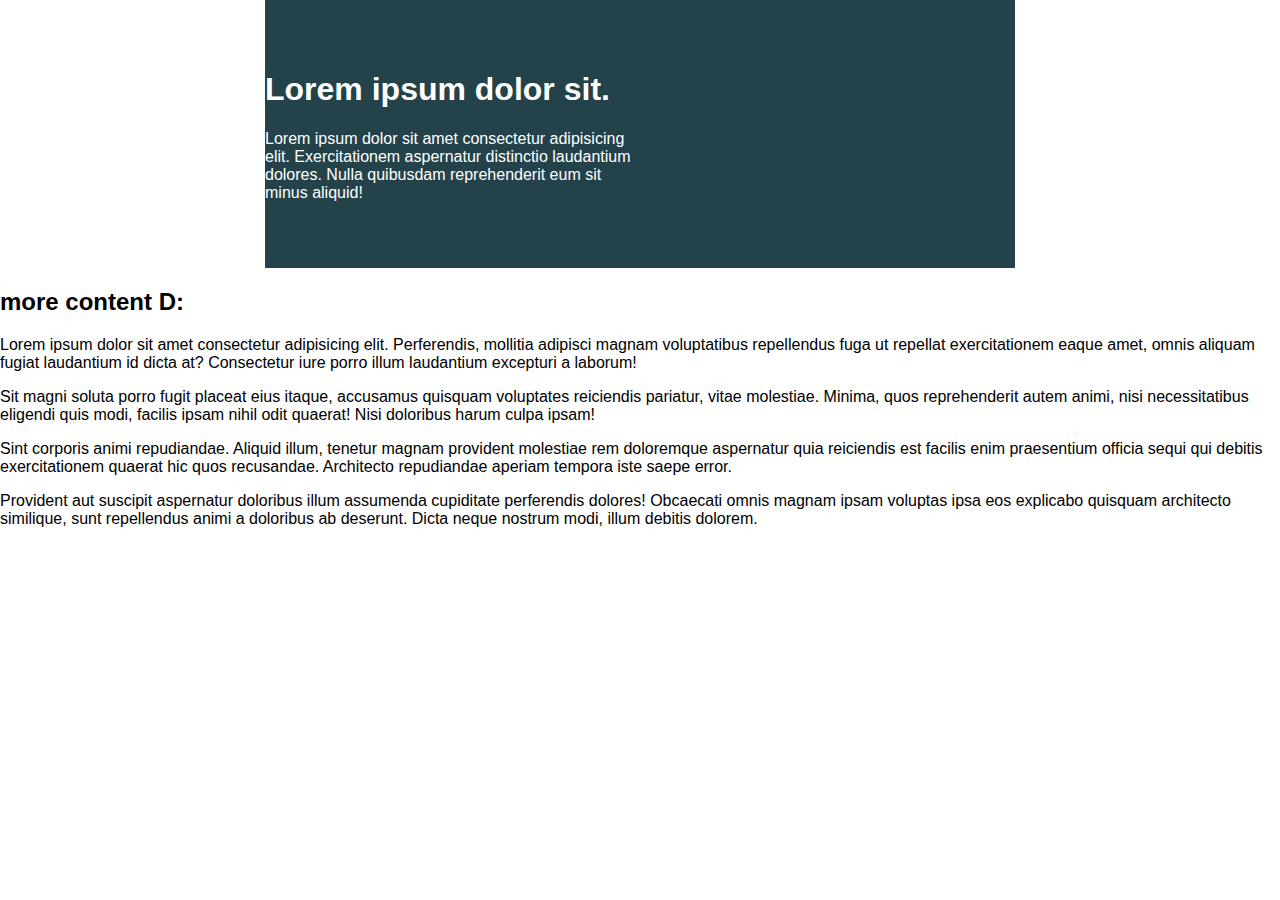
<file: index.html>
<!DOCTYPE html>
<html lang="en">
<head> 
    <meta charset="UTF-8">
    <meta name="viewport" content="width=device-width, initial-scale=1.0">
    <title>Day 01</title>
 
    <link rel="stylesheet" href="style.css">
</head>
<body>

    <div class="container">
        <div class="intro-content">
            <h1>Lorem ipsum dolor sit.</h1>
            <p>Lorem ipsum dolor sit amet consectetur adipisicing elit. Exercitationem aspernatur distinctio laudantium dolores. Nulla quibusdam reprehenderit eum sit minus aliquid!</p>
        </div>
    </div>


    <h2>more content D:</h2>
    <p>Lorem ipsum dolor sit amet consectetur adipisicing elit. Perferendis, mollitia adipisci magnam voluptatibus repellendus fuga ut repellat exercitationem eaque amet, omnis aliquam fugiat laudantium id dicta at? Consectetur iure porro illum laudantium excepturi a laborum!</p>
    <p>Sit magni soluta porro fugit placeat eius itaque, accusamus quisquam voluptates reiciendis pariatur, vitae molestiae. Minima, quos reprehenderit autem animi, nisi necessitatibus eligendi quis modi, facilis ipsam nihil odit quaerat! Nisi doloribus harum culpa ipsam!</p>
    <p>Sint corporis animi repudiandae. Aliquid illum, tenetur magnam provident molestiae rem doloremque aspernatur quia reiciendis est facilis enim praesentium officia sequi qui debitis exercitationem quaerat hic quos recusandae. Architecto repudiandae aperiam tempora iste saepe error.</p>
    <p>Provident aut suscipit aspernatur doloribus illum assumenda cupiditate perferendis dolores! Obcaecati omnis magnam ipsam voluptas ipsa eos explicabo quisquam architecto similique, sunt repellendus animi a doloribus ab deserunt. Dicta neque nostrum modi, illum debitis dolorem.</p>


</body>
</html>
</file>
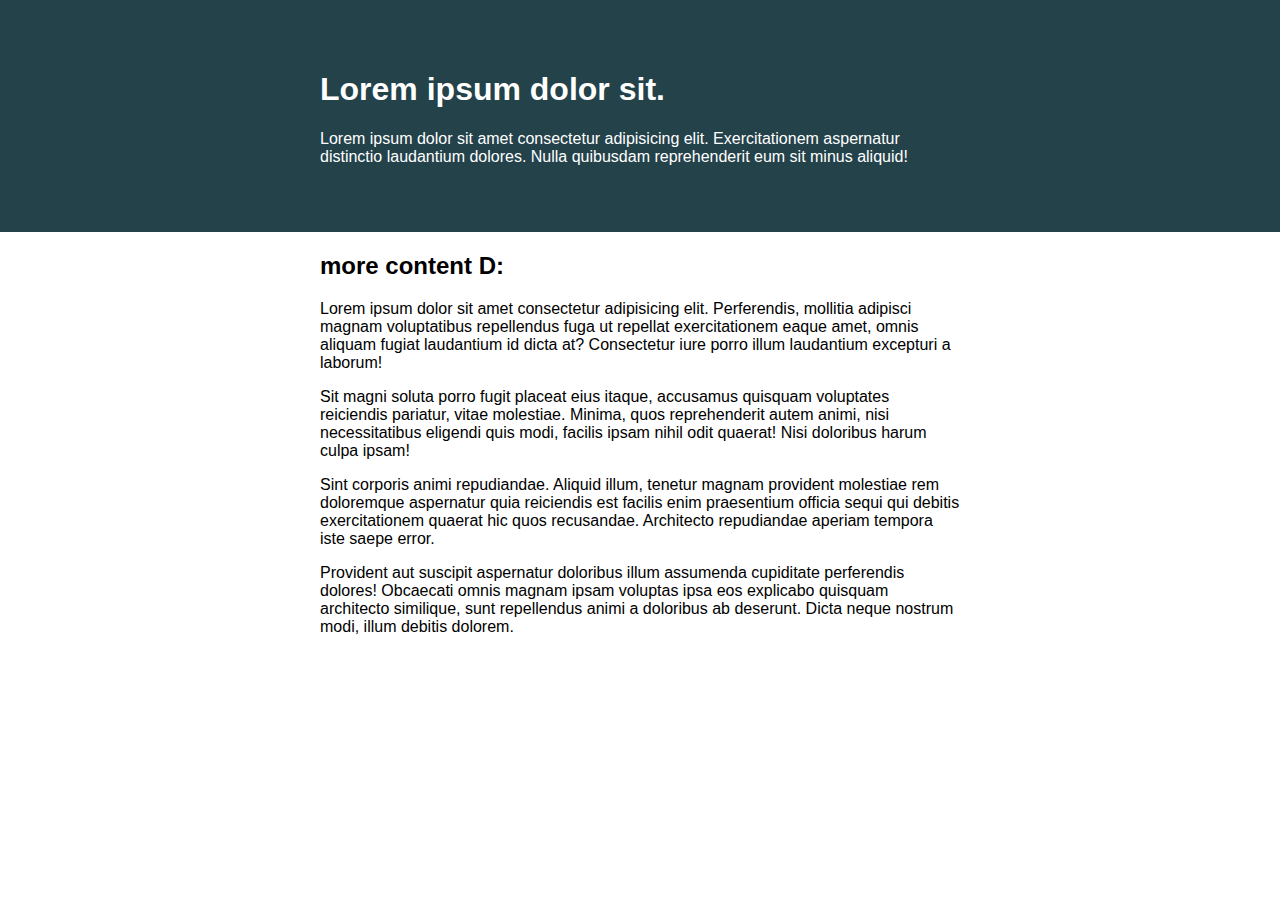
<file: challenge02/index.html>
<!DOCTYPE html>
<html lang="en">

<head>
    <meta charset="UTF-8">
    <meta name="viewport" content="width=device-width, initial-scale=1.0">
    <title>Day 01</title>

    <link rel="stylesheet" href="style.css">
</head>

<body>

    <div class="container">
        <div class="intro-content">
            <h1>Lorem ipsum dolor sit.</h1>
            <p>Lorem ipsum dolor sit amet consectetur adipisicing elit. Exercitationem aspernatur distinctio laudantium
                dolores. Nulla quibusdam reprehenderit eum sit minus aliquid!</p>
        </div>
    </div>

    <div class="more-content-container">
   <div class="container-child">
        <h2>more content D:</h2>
        <p>Lorem ipsum dolor sit amet consectetur adipisicing elit. Perferendis, mollitia adipisci magnam voluptatibus
            repellendus fuga ut repellat exercitationem eaque amet, omnis aliquam fugiat laudantium id dicta at?
            Consectetur iure porro illum laudantium excepturi a laborum!</p>
        <p>Sit magni soluta porro fugit placeat eius itaque, accusamus quisquam voluptates reiciendis pariatur, vitae
            molestiae. Minima, quos reprehenderit autem animi, nisi necessitatibus eligendi quis modi, facilis ipsam
            nihil odit quaerat! Nisi doloribus harum culpa ipsam!</p>
        <p>Sint corporis animi repudiandae. Aliquid illum, tenetur magnam provident molestiae rem doloremque aspernatur
            quia reiciendis est facilis enim praesentium officia sequi qui debitis exercitationem quaerat hic quos
            recusandae. Architecto repudiandae aperiam tempora iste saepe error.</p>
        <p>Provident aut suscipit aspernatur doloribus illum assumenda cupiditate perferendis dolores! Obcaecati omnis
            magnam ipsam voluptas ipsa eos explicabo quisquam architecto similique, sunt repellendus animi a doloribus
            ab deserunt. Dicta neque nostrum modi, illum debitis dolorem.</p>
        </div>
        </div>
</body>
</html>
</file>
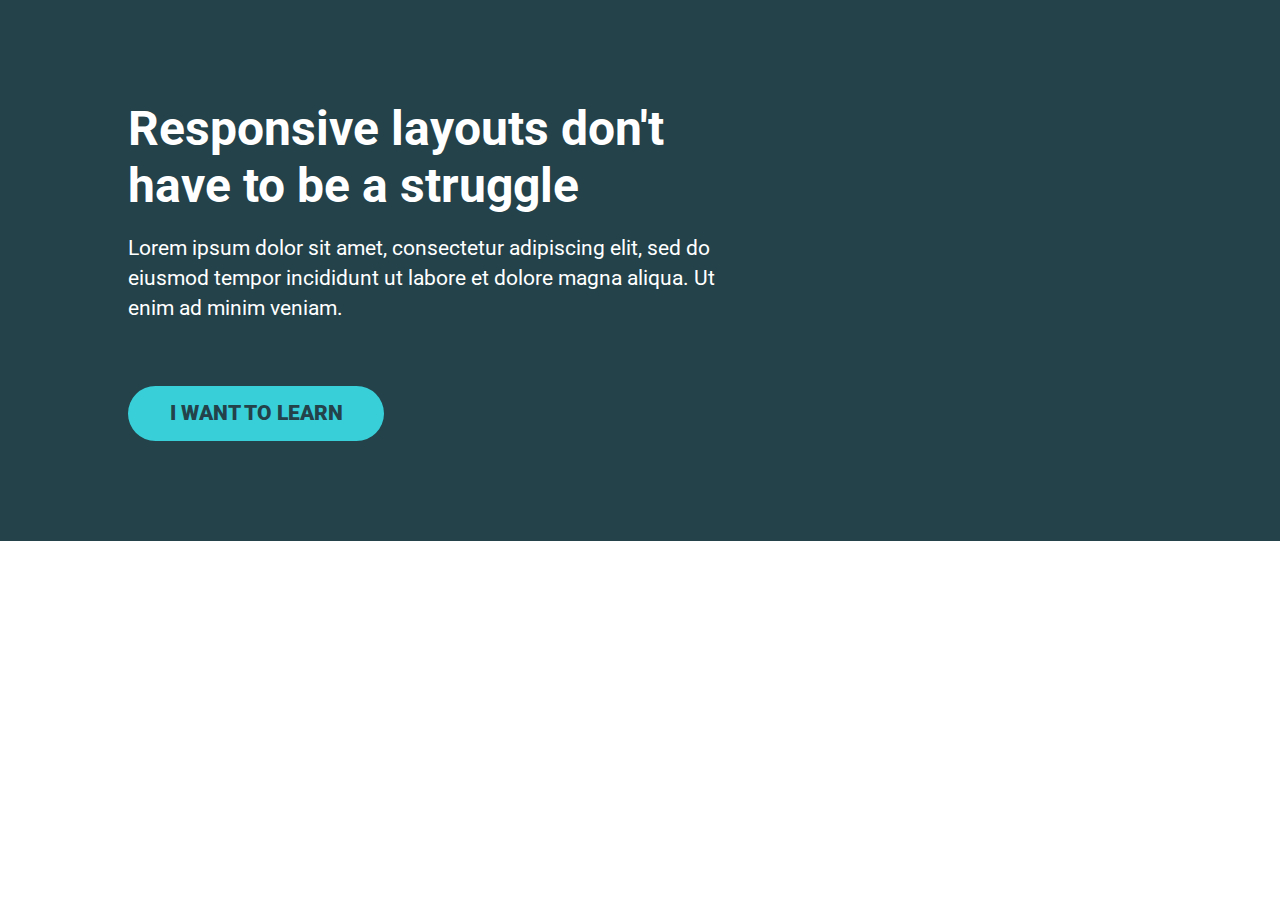
<file: challenge03/index.html>
<!DOCTYPE html>
<html lang="en">
  <head>
    <meta charset="UTF-8" />
    <meta http-equiv="X-UA-Compatible" content="IE=edge" />
    <meta name="viewport" content="width=device-width, initial-scale=1.0" />
    <link rel="stylesheet" href="style.css" />
    <title>Document</title>
  </head>
  <body>
    <div class="container">
      <div class="intro">
        <div class="intro-container">
          <h1>Responsive layouts don't have to be a struggle</h1>
          <p>
            Lorem ipsum dolor sit amet, consectetur adipiscing elit, sed do
            eiusmod tempor incididunt ut labore et dolore magna aliqua. Ut enim
            ad minim veniam.
          </p>
          <a>i want to learn</a>
        </div>
      </div>
    </div>
  </body>
</html>
</file>
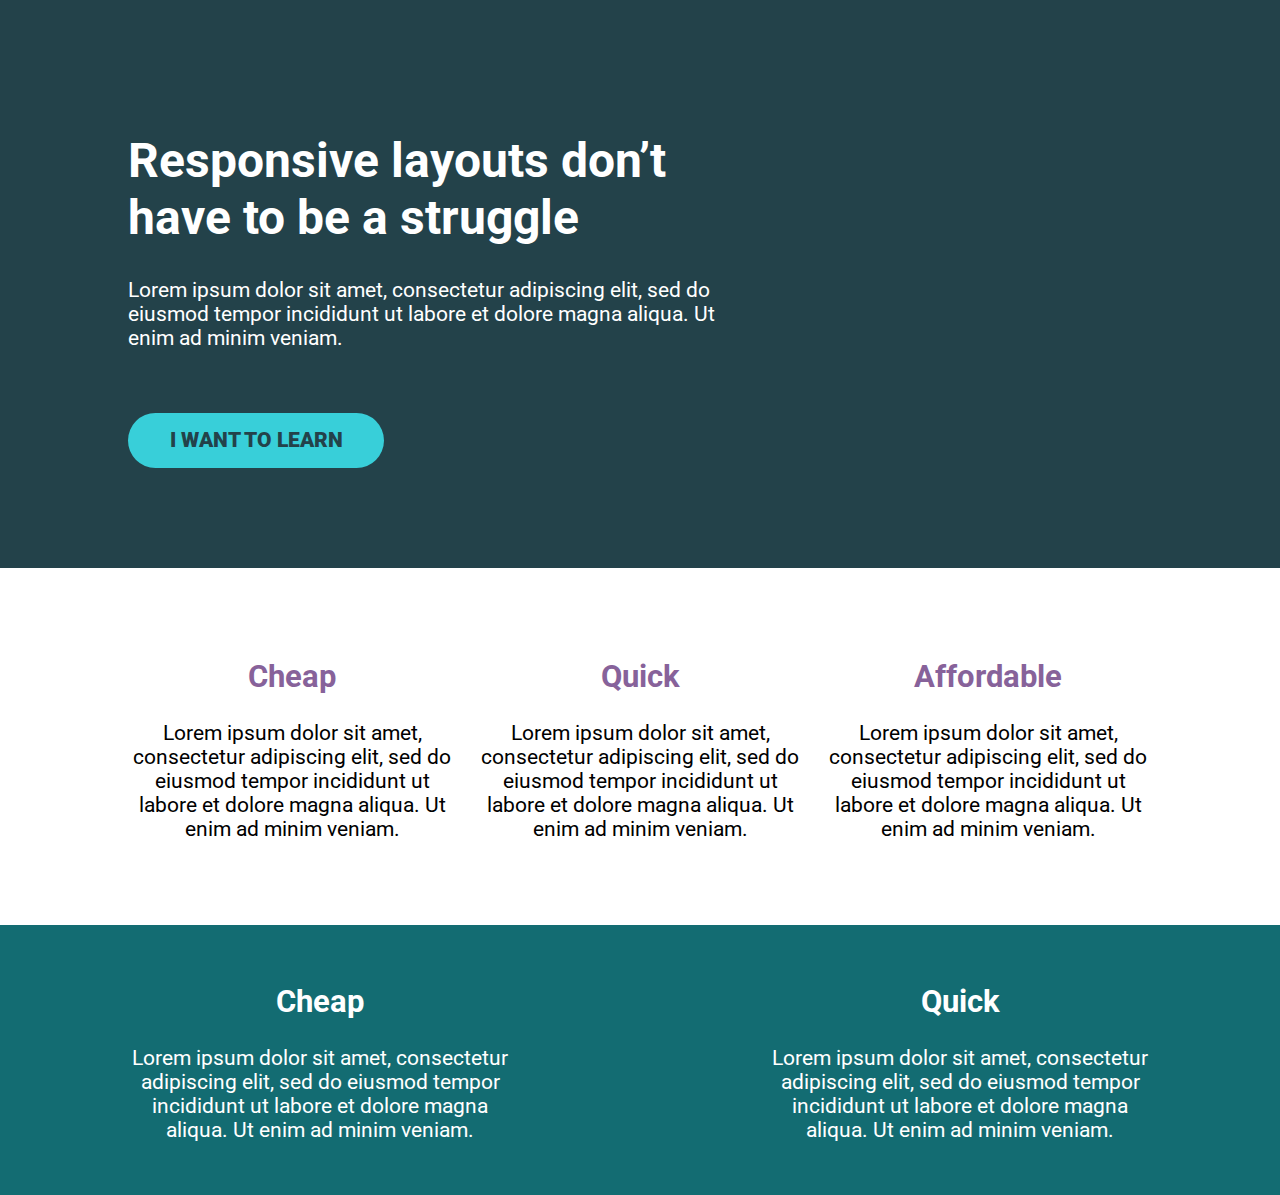
<file: challenge04/index.html>
<!DOCTYPE html>
<html lang="en">
  <head>
    <meta charset="UTF-8" />
    <meta name="viewport" content="width=device-width, initial-scale=1.0" />
    <title>Challenge time!</title>
    <link
      href="https://fonts.googleapis.com/css2?family=Roboto:wght@400;900&display=swap"
      rel="stylesheet"
    />
    <link rel="stylesheet" href="style.css" />
  </head>
  <body>
    <div class="hero">
      <div class="container">
        <div class="hero__text">
          <h1>Responsive layouts don’t have to be a struggle</h1>
          <p>
            Lorem ipsum dolor sit amet, consectetur adipiscing elit, sed do
            eiusmod tempor incididunt ut labore et dolore magna aliqua. Ut enim
            ad minim veniam.
          </p>
          <a href="#" class="btn">I want to learn</a>
        </div>
      </div>
    </div>
    <div class="container">
      <div class="row">
        <div class="col">
            <h2>Cheap</h2>
            <p>
              Lorem ipsum dolor sit amet, consectetur adipiscing elit, sed do
              eiusmod tempor incididunt ut labore et dolore magna aliqua. Ut enim
              ad minim veniam.
            </p>
          </div>
          <div class="col">
            <h2>Quick</h2>
            <p>
              Lorem ipsum dolor sit amet, consectetur adipiscing elit, sed do
              eiusmod tempor incididunt ut labore et dolore magna aliqua. Ut enim
              ad minim veniam.
            </p>
          </div>
          <div class="col">
            <h2>Affordable</h2>
            <p>
              Lorem ipsum dolor sit amet, consectetur adipiscing elit, sed do
              eiusmod tempor incididunt ut labore et dolore magna aliqua. Ut enim
              ad minim veniam.
            </p>
          </div>
      </div>
    </div>
    <div class="second__row">
    <div class="col__second">
      <h2>Cheap</h2>
      <p>
        Lorem ipsum dolor sit amet, consectetur adipiscing elit, sed do eiusmod
        tempor incididunt ut labore et dolore magna aliqua. Ut enim ad minim
        veniam.
      </p>
    </div>
    <div class="col__second">
      <h2>Quick</h2>
      <p>
        Lorem ipsum dolor sit amet, consectetur adipiscing elit, sed do eiusmod
        tempor incididunt ut labore et dolore magna aliqua. Ut enim ad minim
        veniam.
      </p>
    </div>
</div>
  </body>
</html>
</file>
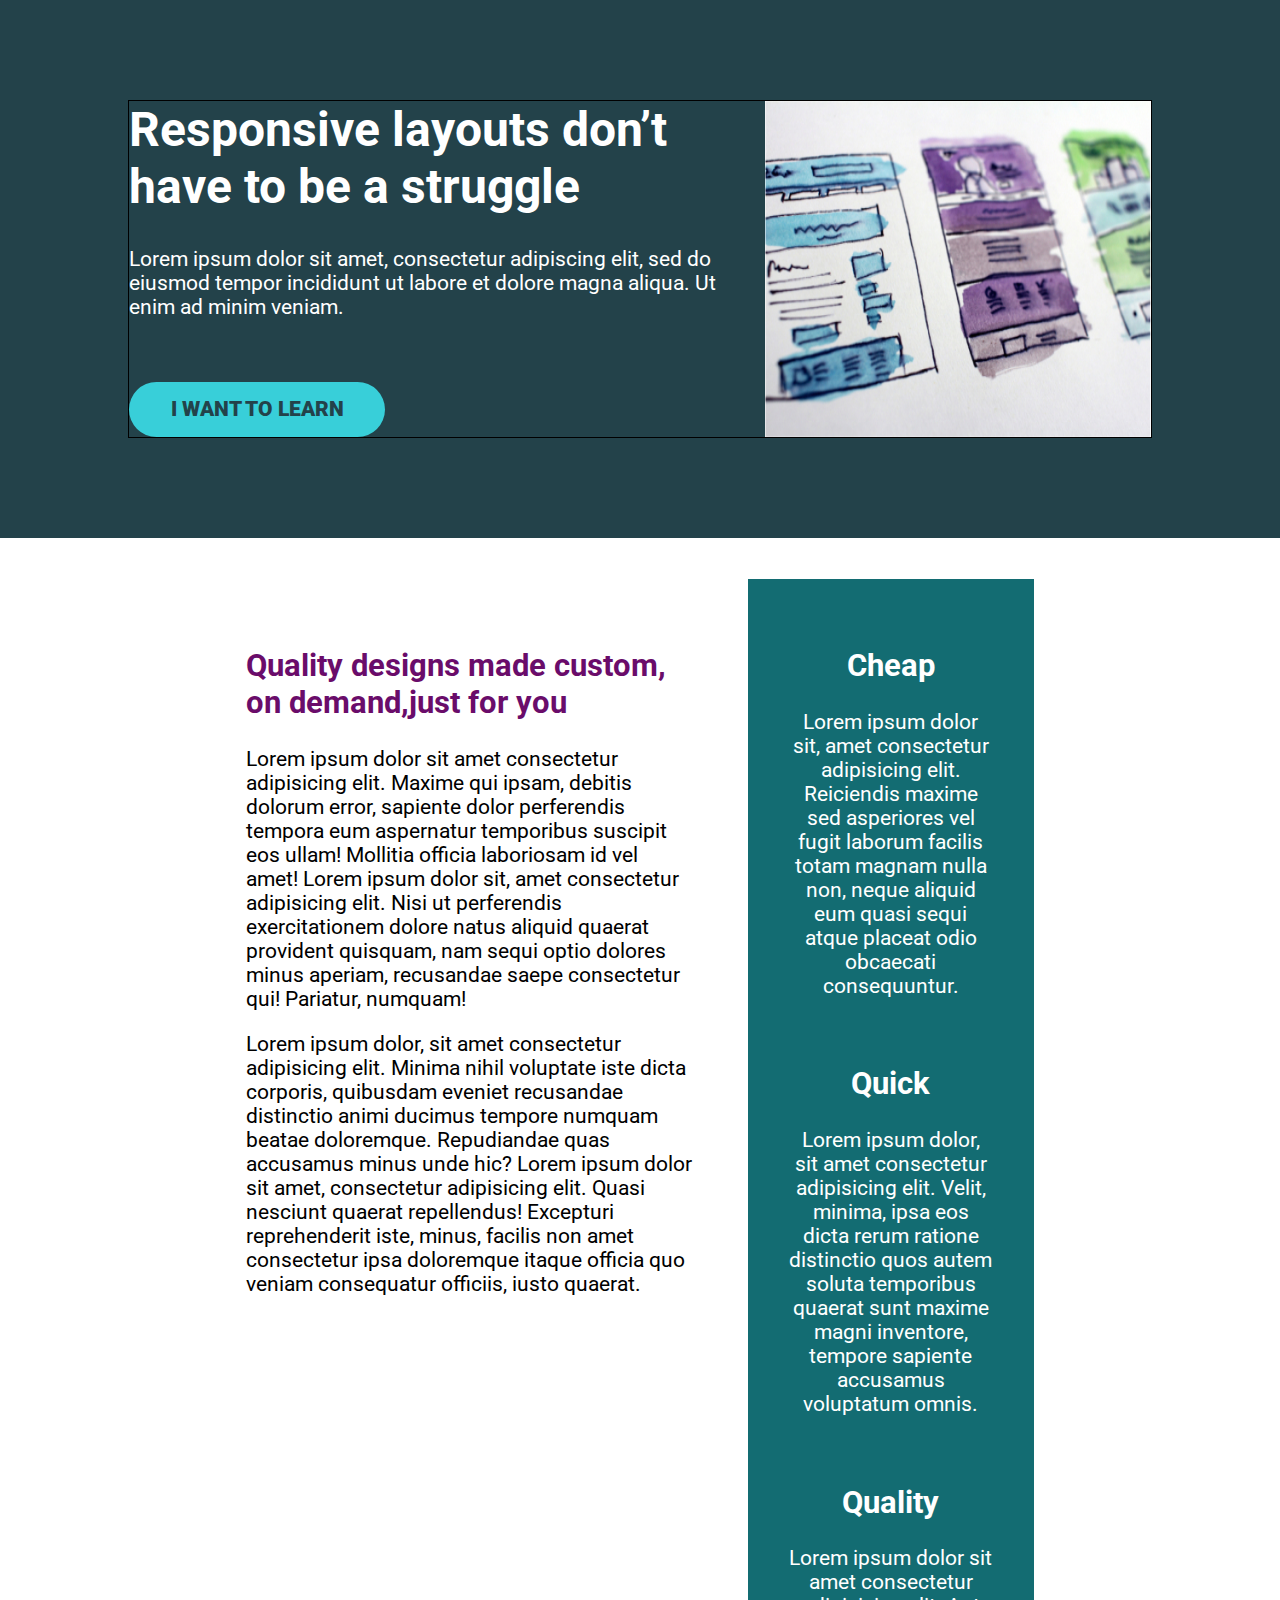
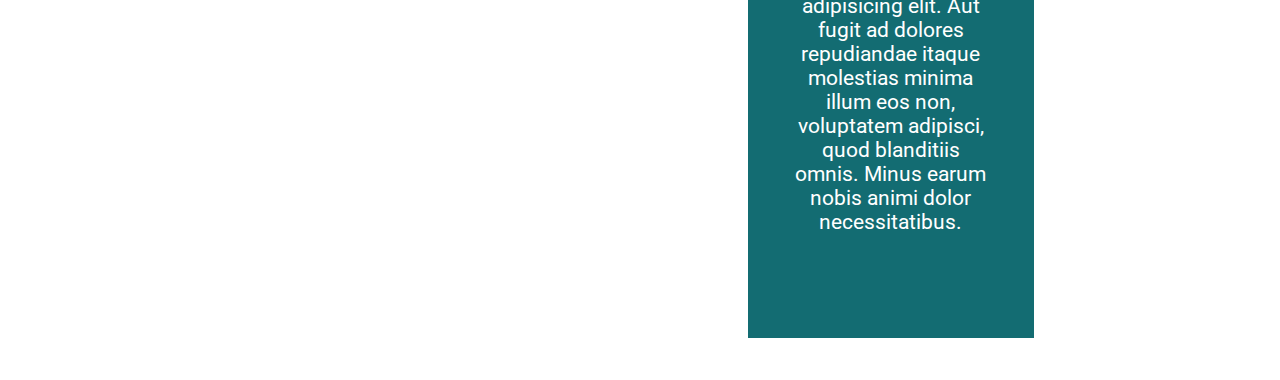
<file: challenge05/index.html>
<!DOCTYPE html>
<html lang="en">
  <head>
    <meta charset="UTF-8" />
    <meta name="viewport" content="width=device-width, initial-scale=1.0" />
    <title>Conquering Rsponsive Layouts</title>
    <link
      href="https://fonts.googleapis.com/css2?family=Roboto:wght@400;900&display=swap"
      rel="stylesheet"
    />
    <link rel="stylesheet" href="style.css" />
  </head>
  <body>
    <div class="hero">
      <div class="container row">
        <div class="hero__text">
          <h1>Responsive layouts don’t have to be a struggle</h1>
          <p>
            Lorem ipsum dolor sit amet, consectetur adipiscing elit, sed do
            eiusmod tempor incididunt ut labore et dolore magna aliqua. Ut enim
            ad minim veniam.
          </p>
          <a href="#" class="btn">I want to learn</a>
        </div>
        <img class="hero__image" src="img/hero-img.jpg" alt="" />
      </div>
    </div>
    <section class="container__second">
      <div class="hero__section">
        <h2>Quality designs made custom, on demand,just for you</h2>
        <p>
          Lorem ipsum dolor sit amet consectetur adipisicing elit. Maxime qui
          ipsam, debitis dolorum error, sapiente dolor perferendis tempora eum
          aspernatur temporibus suscipit eos ullam! Mollitia officia laboriosam
          id vel amet!
          Lorem ipsum dolor sit, amet consectetur adipisicing elit. Nisi ut perferendis exercitationem dolore natus aliquid quaerat provident quisquam, nam sequi optio dolores minus aperiam, recusandae saepe consectetur qui! Pariatur, numquam!
        </p>
        <p>
          Lorem ipsum dolor, sit amet consectetur adipisicing elit. Minima nihil
          voluptate iste dicta corporis, quibusdam eveniet recusandae distinctio
          animi ducimus tempore numquam beatae doloremque. Repudiandae quas
          accusamus minus unde hic?
          Lorem ipsum dolor sit amet, consectetur adipisicing elit. Quasi nesciunt quaerat repellendus! Excepturi reprehenderit iste, minus, facilis non amet consectetur ipsa doloremque itaque officia quo veniam consequatur officiis, iusto quaerat.
        </p>
      </div>
      <div class="hero__aside">
        <div class="hero__aside-text">
          <h2>Cheap</h2>
          <p>
            Lorem ipsum dolor sit, amet consectetur adipisicing elit. Reiciendis
            maxime sed asperiores vel fugit laborum facilis totam magnam nulla
            non, neque aliquid eum quasi sequi atque placeat odio obcaecati
            consequuntur.
          </p>
          <h2>Quick</h2>
          <p>
            Lorem ipsum dolor, sit amet consectetur adipisicing elit. Velit,
            minima, ipsa eos dicta rerum ratione distinctio quos autem soluta
            temporibus quaerat sunt maxime magni inventore, tempore sapiente
            accusamus voluptatum omnis.
          </p>
          <h2>Quality</h2>
          <p>
            Lorem ipsum dolor sit amet consectetur adipisicing elit. Aut fugit
            ad dolores repudiandae itaque molestias minima illum eos non,
            voluptatem adipisci, quod blanditiis omnis. Minus earum nobis animi
            dolor necessitatibus.
          </p>
        </div>
      </div>
    </section>
  </body>
</html>
</file>
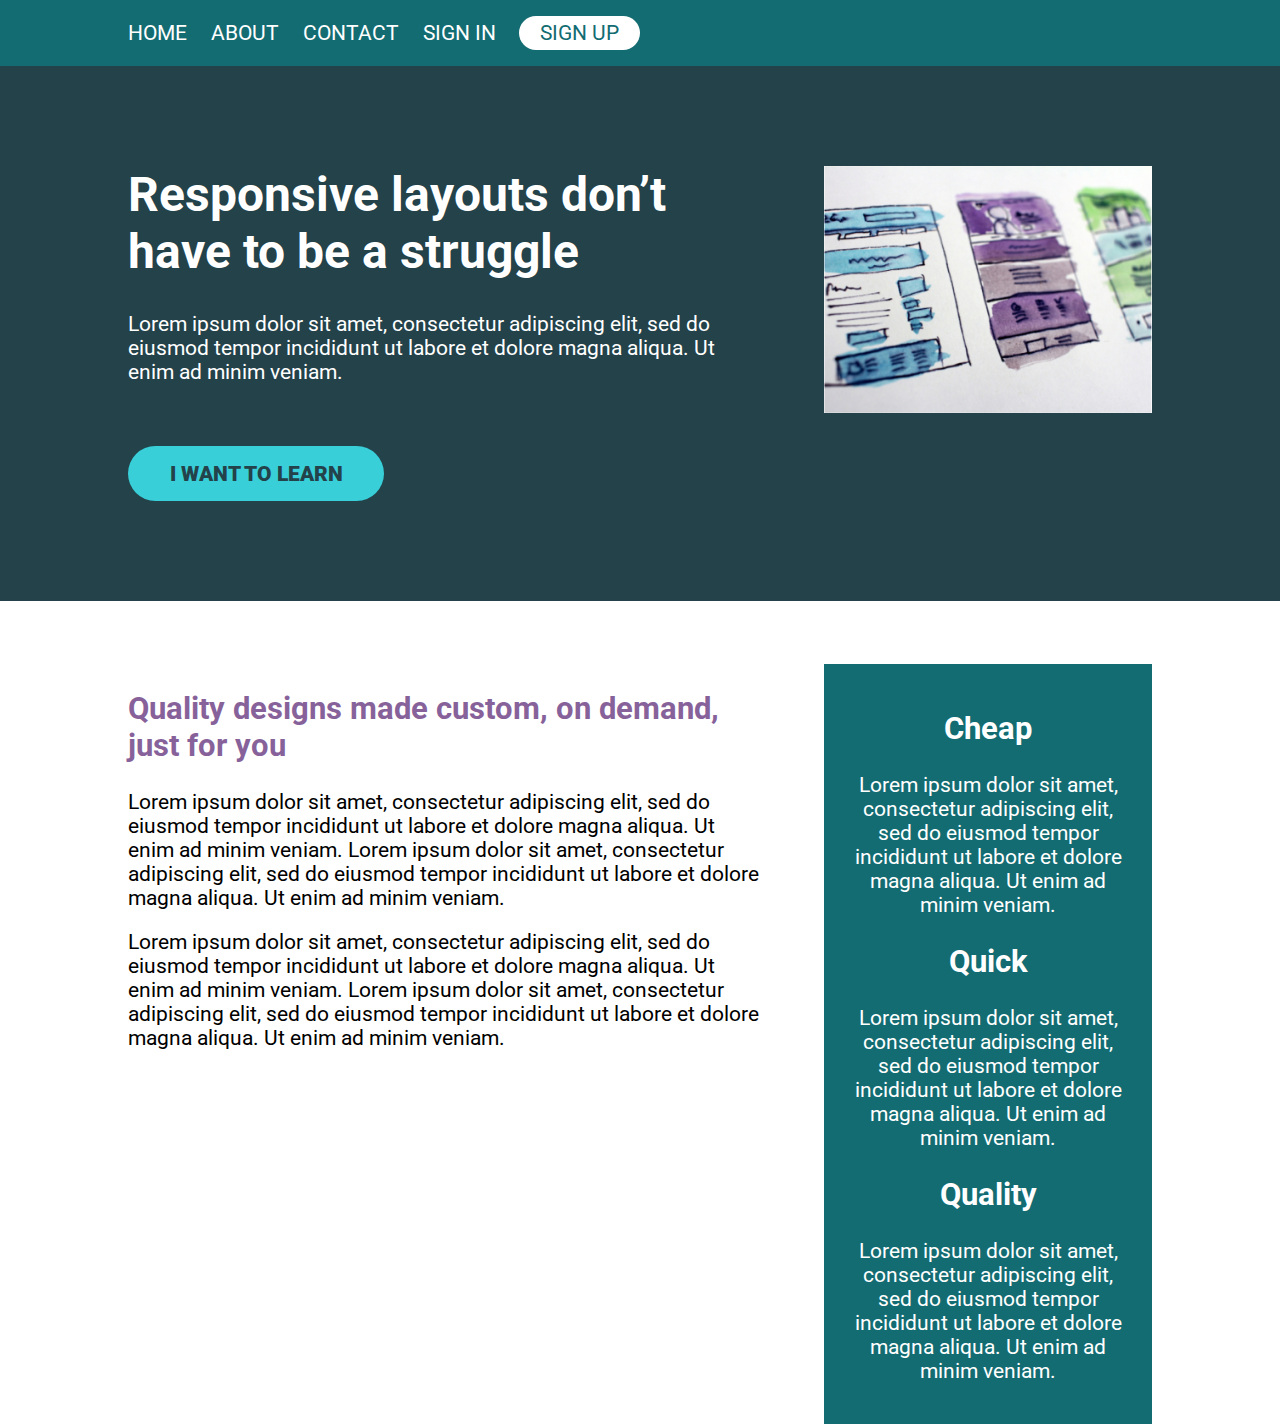
<file: challenge06/index.html>
<!DOCTYPE html>
<html lang="en">
<head>
    <meta charset="UTF-8">
    <meta name="viewport" content="width=device-width, initial-scale=1.0">
    <title>Conquering Responsive Layouts</title>
    <link href="https://fonts.googleapis.com/css2?family=Roboto:wght@400;900&display=swap" rel="stylesheet"> 
    <link rel="stylesheet" href="style.css">
</head>
<body>
    <header>
        <div class="container">
        <nav class="nav">
            <ul class="nav__list">
                <li class="nav__item"><a href="#" class="nav__link">Home</a></li>
                <li class="nav__item"><a href="#" class="nav__link">About</a></li>
                <li class="nav__item"><a href="#" class="nav__link">Contact</a></li>
                <li class="nav__item"><a href="#" class="nav__link">Sign In</a></li>
                <li class="nav__item"><a href="#" class="nav__link nav__link--button">Sign up</a></li>
            </ul>
        </nav>
    </div>
    </header>

    <section class="hero">
        <div class="container row">
            <div class="hero__text">
                <h1>Responsive layouts don’t have to be a struggle</h1>
                <p>Lorem ipsum dolor sit amet, consectetur adipiscing elit, sed do eiusmod tempor incididunt ut labore et dolore magna aliqua. Ut enim ad minim veniam.</p>
                <a href="#" class="btn">I want to learn</a>
            </div>
            <img src="img/hero-img.jpg" alt="UX design sketches" class="hero__img">
        </div>
    </section> 

    <main class="main container row">
            <section class="primary-content">
                <h2 class="section-title">Quality designs made custom, on demand, just for you</h2>
                <p>Lorem ipsum dolor sit amet, consectetur adipiscing elit, sed do eiusmod tempor incididunt ut labore et dolore magna aliqua. Ut enim ad minim veniam. Lorem ipsum dolor sit amet, consectetur adipiscing elit, sed do eiusmod tempor incididunt ut labore et dolore magna aliqua. Ut enim ad minim veniam.</p>
                <p>Lorem ipsum dolor sit amet, consectetur adipiscing elit, sed do eiusmod tempor incididunt ut labore et dolore magna aliqua. Ut enim ad minim veniam. Lorem ipsum dolor sit amet, consectetur adipiscing elit, sed do eiusmod tempor incididunt ut labore et dolore magna aliqua. Ut enim ad minim veniam.</p>
            </section>
            <aside class="sidebar">
                <h2 class="sidebar-title">Cheap</h2>
                <p>Lorem ipsum dolor sit amet, consectetur adipiscing elit, sed do eiusmod tempor incididunt ut labore et dolore magna aliqua. Ut enim ad minim veniam.</p>

                <h2 class="sidebar-title">Quick</h2>
                <p>Lorem ipsum dolor sit amet, consectetur adipiscing elit, sed do eiusmod tempor incididunt ut labore et dolore magna aliqua. Ut enim ad minim veniam.</p>

                <h2 class="sidebar-title">Quality</h2>
                <p>Lorem ipsum dolor sit amet, consectetur adipiscing elit, sed do eiusmod tempor incididunt ut labore et dolore magna aliqua. Ut enim ad minim veniam.</p>
            </aside>
    </main>

    

</body>
</html>
</file>
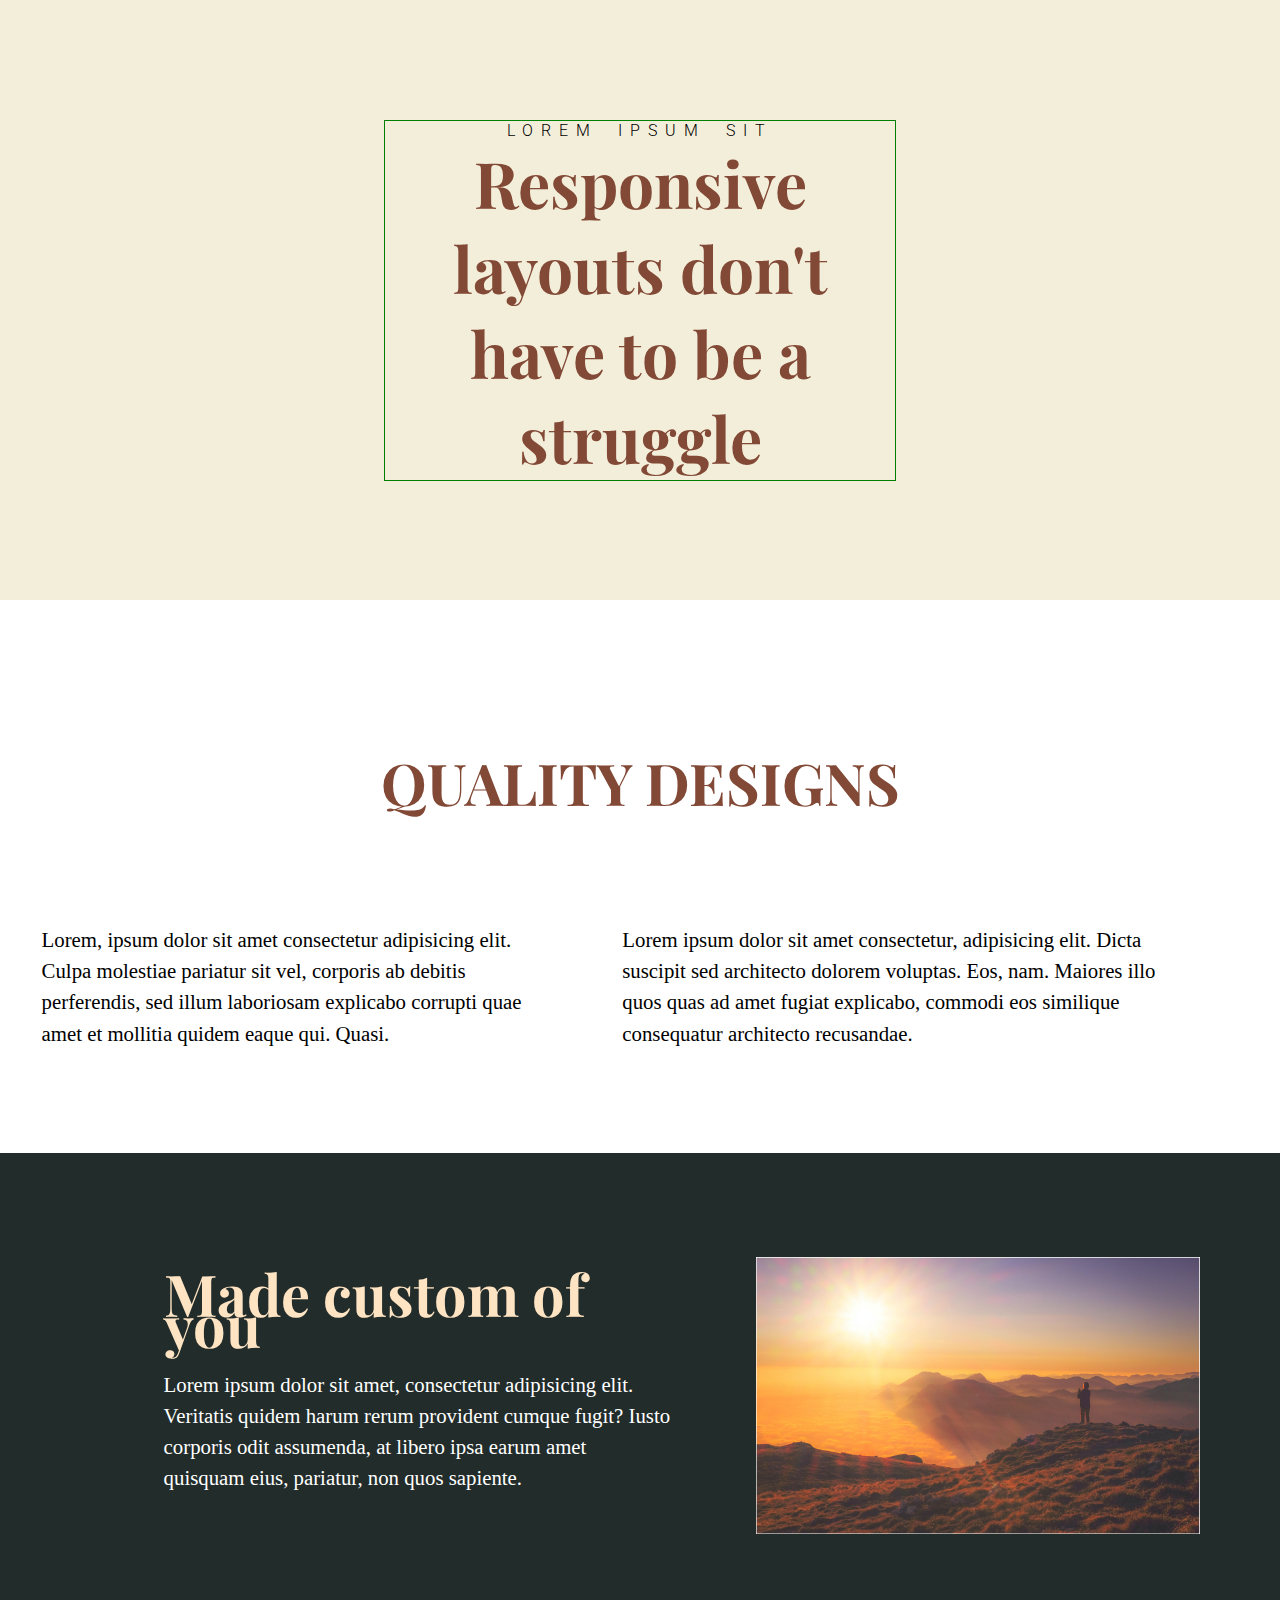
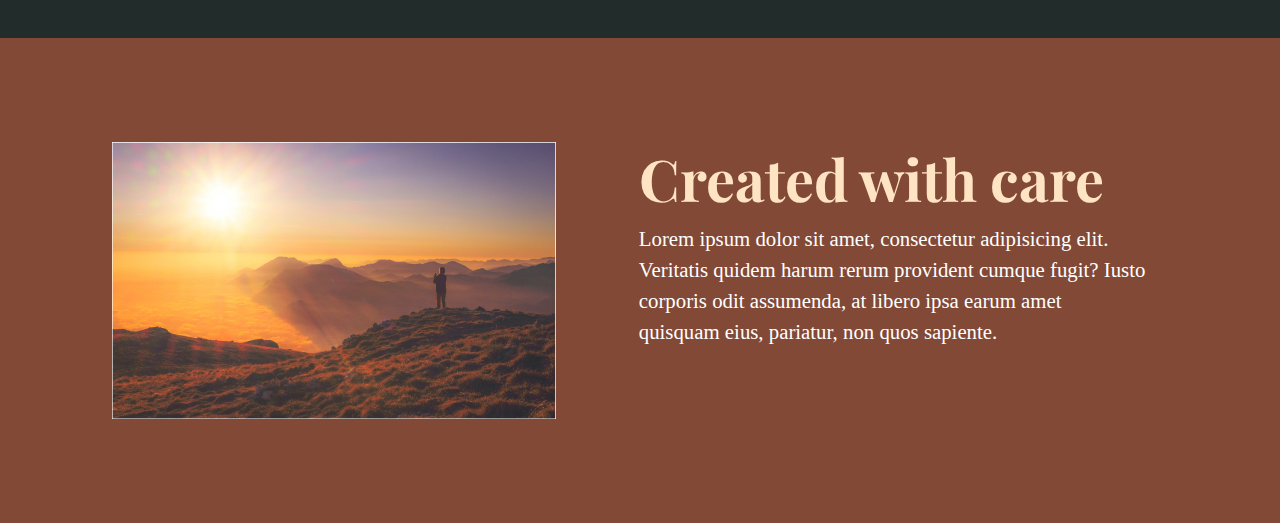
<file: challenge07/index.html>
<!DOCTYPE html>
<html lang="en">
<head>
    <meta charset="UTF-8">
    <meta http-equiv="X-UA-Compatible" content="IE=edge">
    <meta name="viewport" content="width=device-width, initial-scale=1.0">
    <link rel="stylesheet" href="style.css">
    <title>Document</title>
</head>
<body>
    <header>
        <div class="container">
        <p class="header__description">
            lorem ipsum sit
        </p>
        <h1 class="header__heading">
        Responsive layouts don't have to be a struggle
        </h1>
    </div>
</header>
    <main class="main__content">
        <h2 class="main__title">
            quality designs
        </h2>
        <div class="main__article">
            <p class="main__paragraph">
                Lorem, ipsum dolor sit amet consectetur adipisicing elit. Culpa molestiae pariatur sit vel, corporis ab debitis perferendis, sed illum laboriosam explicabo corrupti quae amet et mollitia quidem eaque qui. Quasi.
            </p>
            <p class="main__paragraph">
                Lorem ipsum dolor sit amet consectetur, adipisicing elit. Dicta suscipit sed architecto dolorem voluptas. Eos, nam. Maiores illo quos quas ad amet fugiat explicabo, commodi eos similique consequatur architecto recusandae.

            </p>
        </div>
        <section class="content_description first">
            <div class="container__content right">
                <h2 class="content__title">
                    made custom  of you
                </h2>
                <p class="content__paraprah">
                    Lorem ipsum dolor sit amet, consectetur adipisicing elit. Veritatis quidem harum rerum provident cumque fugit? Iusto corporis odit assumenda, at libero ipsa earum amet quisquam eius, pariatur, non quos sapiente.
                </p>
              </div>
              <img src="image-01.jpg" alt="picture description of content">
        </section>
        <section class="content_description second">
            <img src="image-01.jpg" alt="picture description of content">
            <div class="container__content">
                <h2 class="content__title">
                    created with care
                </h2>
                <p class="content__paraprah">
                    Lorem ipsum dolor sit amet, consectetur adipisicing elit. Veritatis quidem harum rerum provident cumque fugit? Iusto corporis odit assumenda, at libero ipsa earum amet quisquam eius, pariatur, non quos sapiente.
                </p>
              </div>

        </section>
    </main>

</body>
</html>
</file>
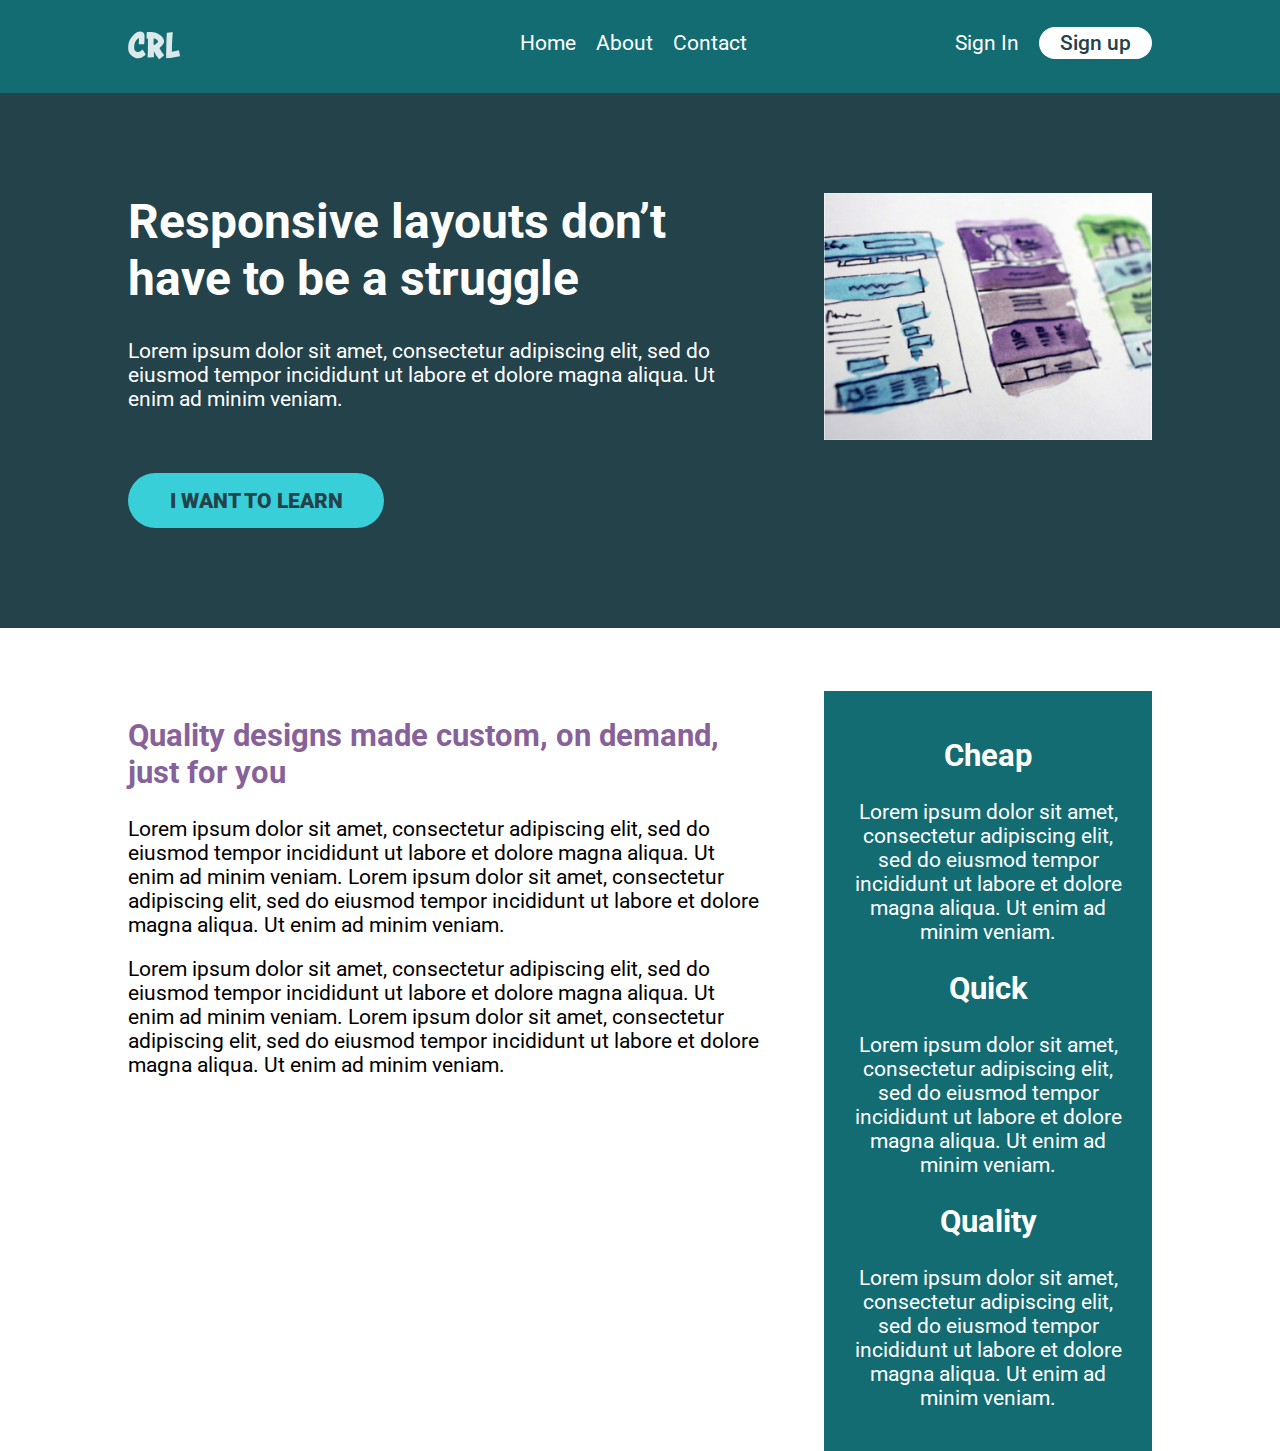
<file: challenge08/index.html>
<!DOCTYPE html>
<html lang="en">
<head>
    <meta charset="UTF-8">
    <meta name="viewport" content="width=device-width, initial-scale=1.0">
    <title>Conquering Responsive Layouts</title>
    <link href="https://fonts.googleapis.com/css2?family=Roboto:wght@400;900&display=swap" rel="stylesheet"> 
    <link rel="stylesheet" href="style.css">
</head>
<body>
    <header> 
        <div class="container row">
            <button class="nav-toggle" aria-label="open navigation">
                <span class="hamburger"></span>
            </button>
            <a class="logo" href="#">
                <img src="img/logo.svg" alt="conquering responsive layouts">
            </a>
            <nav class="nav">
                <ul class="nav__list nav__list--primary">
                    <li class="nav__item"><a href="#" class="nav__link">Home</a></li>
                    <li class="nav__item"><a href="#" class="nav__link">About</a></li>
                    <li class="nav__item"><a href="#" class="nav__link">Contact</a></li>
                </ul>
                <ul class="nav__list nav__list--secondary">
                    <li class="nav__item"><a href="#" class="nav__link">Sign In</a></li>
                    <li class="nav__item"><a href="#" class="nav__link nav__link--button">Sign up</a></li>
                </ul>
            </nav>
        </div>
    </header>
    
    <section class="hero">
        <div class="container row">
            <div class="hero__text">
                <h1>Responsive layouts don’t have to be a struggle</h1>
                <p>Lorem ipsum dolor sit amet, consectetur adipiscing elit, sed do eiusmod tempor incididunt ut labore et dolore magna aliqua. Ut enim ad minim veniam.</p>
                <a href="#" class="btn">I want to learn</a>
            </div>
            <img src="img/hero-img.jpg" alt="UX design sketches" class="hero__img">
        </div>
    </section> 

    <main class="main container row">
            <section class="primary-content">
                <h2 class="section-title">Quality designs made custom, on demand, just for you</h2>
                <p>Lorem ipsum dolor sit amet, consectetur adipiscing elit, sed do eiusmod tempor incididunt ut labore et dolore magna aliqua. Ut enim ad minim veniam. Lorem ipsum dolor sit amet, consectetur adipiscing elit, sed do eiusmod tempor incididunt ut labore et dolore magna aliqua. Ut enim ad minim veniam.</p>
                <p>Lorem ipsum dolor sit amet, consectetur adipiscing elit, sed do eiusmod tempor incididunt ut labore et dolore magna aliqua. Ut enim ad minim veniam. Lorem ipsum dolor sit amet, consectetur adipiscing elit, sed do eiusmod tempor incididunt ut labore et dolore magna aliqua. Ut enim ad minim veniam.</p>
            </section>
            <aside class="sidebar">
                <h2 class="sidebar-title">Cheap</h2>
                <p>Lorem ipsum dolor sit amet, consectetur adipiscing elit, sed do eiusmod tempor incididunt ut labore et dolore magna aliqua. Ut enim ad minim veniam.</p>

                <h2 class="sidebar-title">Quick</h2>
                <p>Lorem ipsum dolor sit amet, consectetur adipiscing elit, sed do eiusmod tempor incididunt ut labore et dolore magna aliqua. Ut enim ad minim veniam.</p>

                <h2 class="sidebar-title">Quality</h2>
                <p>Lorem ipsum dolor sit amet, consectetur adipiscing elit, sed do eiusmod tempor incididunt ut labore et dolore magna aliqua. Ut enim ad minim veniam.</p>
            </aside>
    </main>

    <script src="main.js"></script>

</body>
</html>
</file>
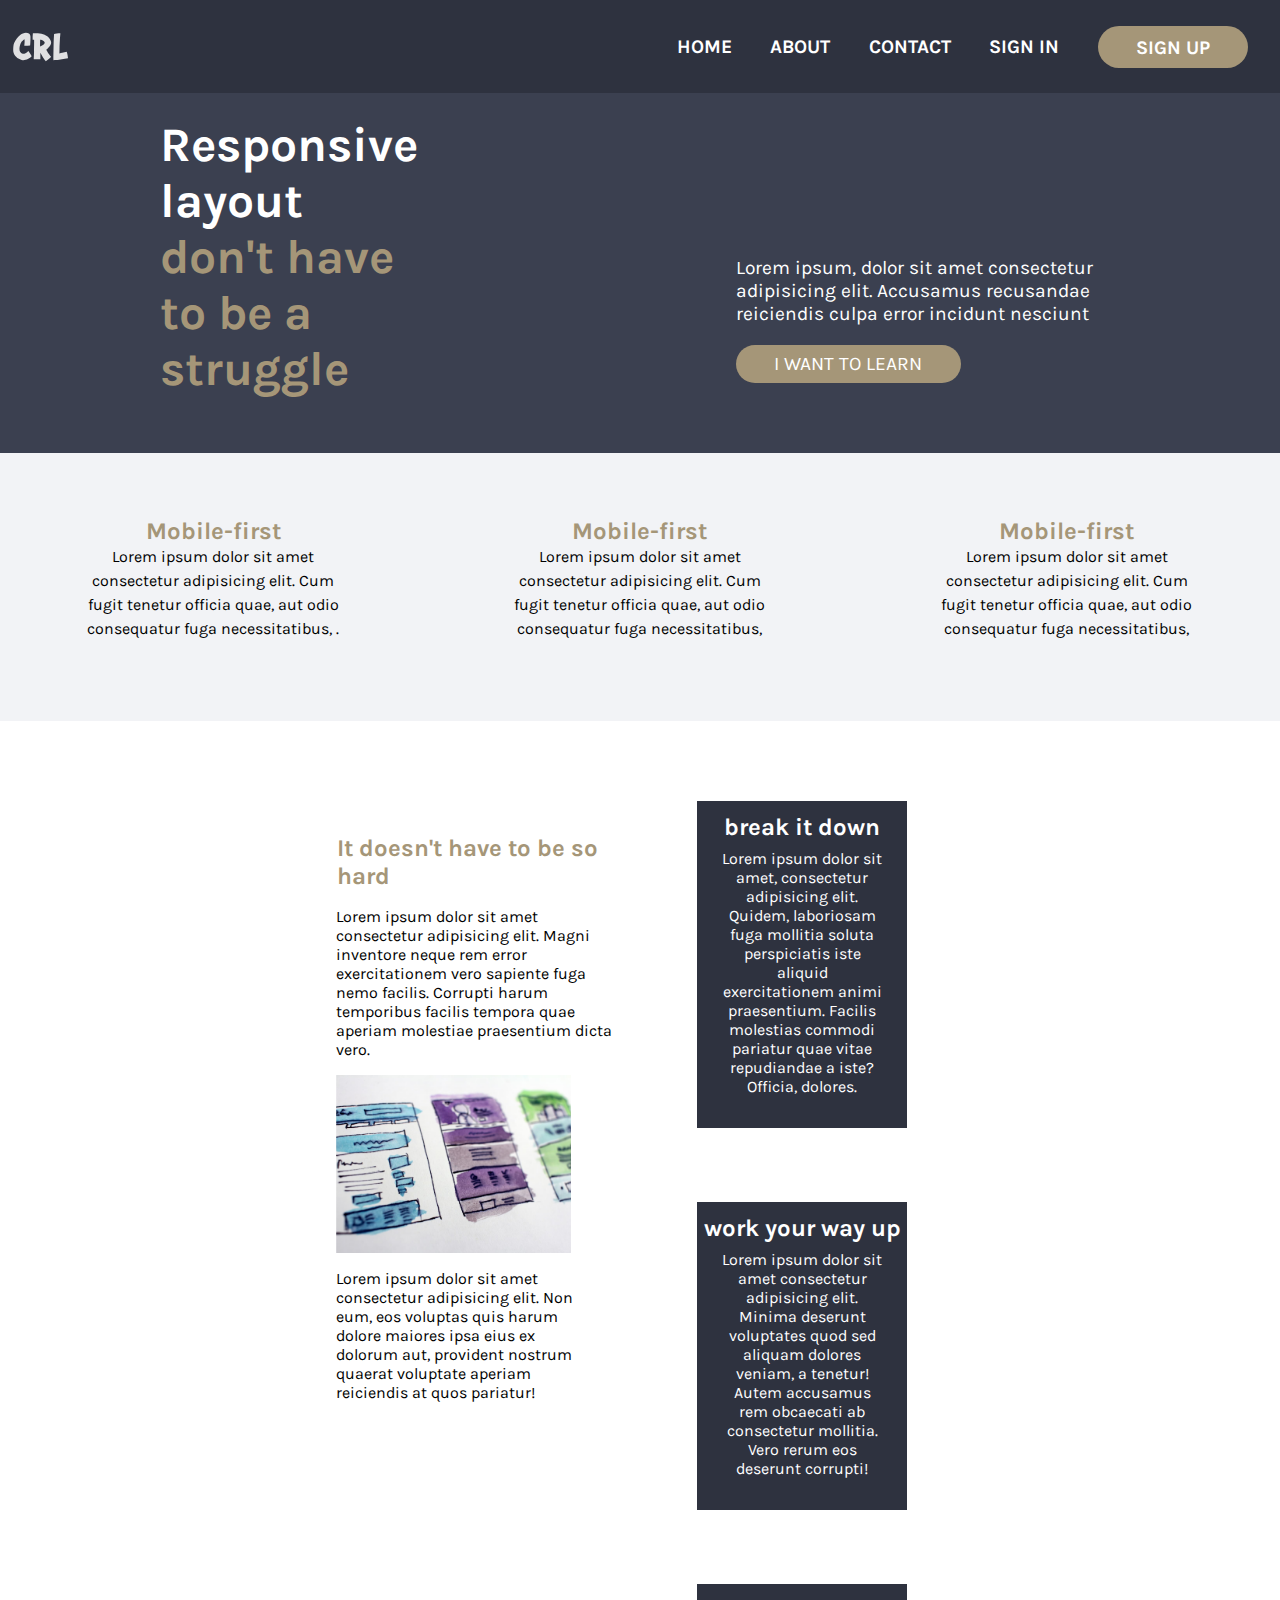
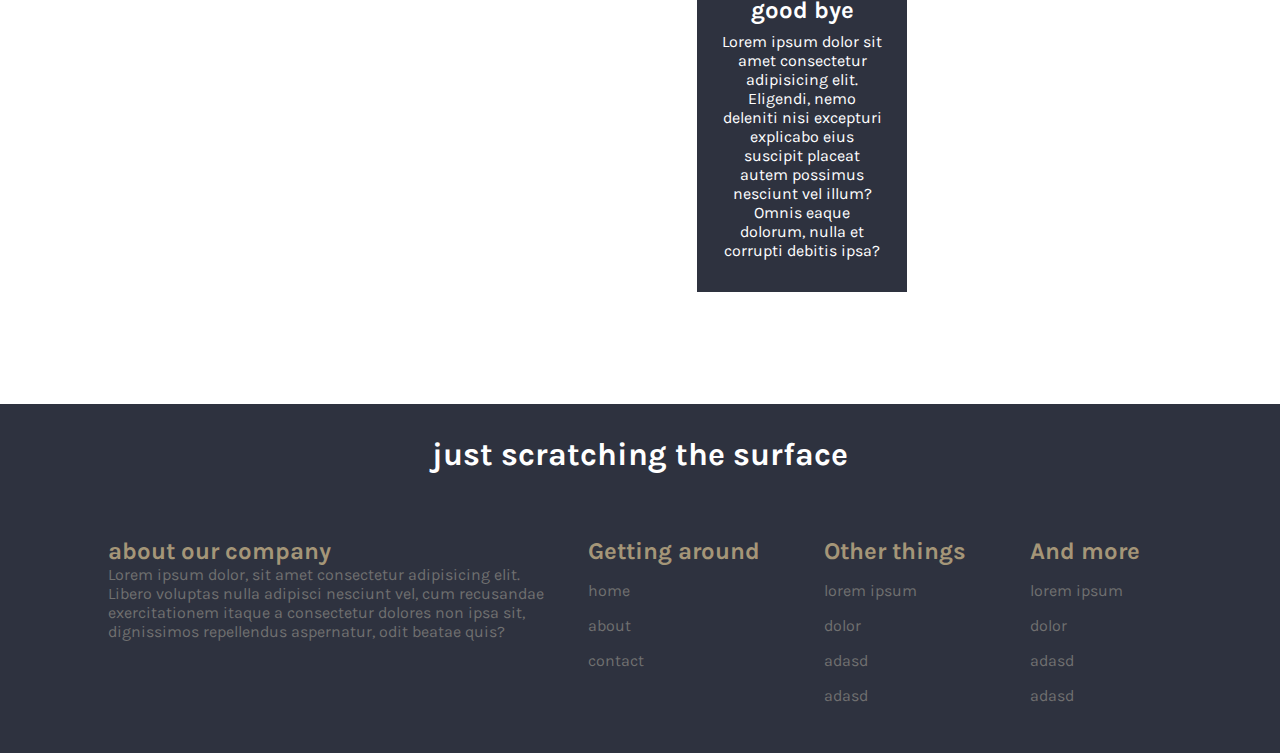
<file: the final challenge/index.html>
<!DOCTYPE html>
<html lang="en">
  <head>
    <meta charset="UTF-8" />
    <meta http-equiv="X-UA-Compatible" content="IE=edge" />
    <meta name="viewport" content="width=device-width, initial-scale=1.0" />
    <link rel="stylesheet" href="style.css">
    <title>Document</title>
  </head>
  <body>
    <header>
      <button class="nav-toggle" aria-label="open navigation">
        <span class="hamburger"></span>
      </button>
     <a href="#" class="logo">
         <img src="assets/logo.svg" alt="conquering responsive layouts">
      </a> 
      <div class="container row">
      <nav class="nav">
        <ul class="list__navigation--primary">
          <li class="list-item">home</li>
          <li class="list-item">about</li>
          <li class="list-item">contact</li>
        </ul>
        <ul class="list-navigation--secondary">
          <ul>
            <li class="list-item">sign in</li>
            <li class="list-item">
              <a href="#">sign up</a>
            </li>
          </ul>
        </ul>
      </nav>
    </div>
    </header>
    <main class="main__content">
      <section class="first__section">
        <article class="first__article">
          <h1 class="heading__section-first">
            responsive layout <span class="gold"> don't have to be a struggle</span>
          </h1>
          <div class="container__paragraph--first">
            <p>
              Lorem ipsum, dolor sit amet consectetur adipisicing elit.
              Accusamus recusandae reiciendis culpa error incidunt nesciunt
            </p>
            <a href="" class="check__button--first"> i want to learn </a>
          </div>
        </article>
      </section>
      <section class="second__section">
        <article class="description__second--section">
          <h2 class="heading__second--section">mobile-first</h2>
          <p class="description__second--section__p">
            Lorem ipsum dolor sit amet consectetur adipisicing elit. Cum fugit
            tenetur officia quae, aut odio consequatur fuga necessitatibus,
      .
          </p>
        </article>
        <article class="description__second--section">
          <h2 class="heading__second--section">mobile-first</h2>
          <p class="description__second--section__p">
            Lorem ipsum dolor sit amet consectetur adipisicing elit. Cum fugit
            tenetur officia quae, aut odio consequatur fuga necessitatibus,

          </p>
        </article>
        <article class="description__second--section">
          <h2 class="heading__second--section">mobile-first</h2>
          <p class="description__second--section__p">
            Lorem ipsum dolor sit amet consectetur adipisicing elit. Cum fugit
            tenetur officia quae, aut odio consequatur fuga necessitatibus,
        
          </p>
        </article>
      </section>
      <section class="third__section">
        <article class="article__third--section">
          <h2 class="heading__third--section">it doesn't have to be so hard</h2>
          <p class="description__paragraph__third--section">
            Lorem ipsum dolor sit amet consectetur adipisicing elit. Magni
            inventore neque rem error exercitationem vero sapiente fuga nemo
            facilis. Corrupti harum temporibus facilis tempora quae aperiam
            molestiae praesentium dicta vero.
          </p>
          <img
            src="assets/the-image.jpg"
            alt=""
            class="img__description--third"
          />
          <p class="sous__desctipion--third-section">
            Lorem ipsum dolor sit amet consectetur adipisicing elit. Non eum,
            eos voluptas quis harum dolore maiores ipsa eius ex dolorum aut,
            provident nostrum quaerat voluptate aperiam reiciendis at quos
            pariatur!
          </p>
        </article>
        <aside class="aside__section-third">
            <div class="container__description__card--third">
                <h2 class="heading-description--card">break it down</h2>
                <p class="paragraph__description--card">Lorem ipsum dolor sit amet, consectetur adipisicing elit. Quidem, laboriosam fuga mollitia soluta perspiciatis iste aliquid exercitationem animi praesentium. Facilis molestias commodi pariatur quae vitae repudiandae a iste? Officia, dolores.
                </p>
            </div>
            <div class="container__description__card--third">
                <h2 class="heading-description--card">work your way up</h2>
                <p class="paragraph__description--card">Lorem ipsum dolor sit amet consectetur adipisicing elit. Minima deserunt voluptates quod sed aliquam dolores veniam, a tenetur! Autem accusamus rem obcaecati ab consectetur mollitia. Vero rerum eos deserunt corrupti!</p>
            </div>
            <div class="container__description__card--third">
                <h2 class="heading-description--card">good bye</h2>
                <p class="paragraph__description--card">Lorem ipsum dolor sit amet consectetur adipisicing elit. Eligendi, nemo deleniti nisi excepturi explicabo eius suscipit placeat autem possimus nesciunt vel illum? Omnis eaque dolorum, nulla et corrupti debitis ipsa?</p>
            </div>
        </aside>
      </section>
    </main>
    <footer class="footer__main--page">
        <h1 class="footer__heading">just scratching the surface</h1>
        <div class="container__footer">
        <div class="container__description--footer--principal">
            <h2 class="heading__description--footer">about our company</h2>
            <p class="description__paragraph">Lorem ipsum dolor, sit amet consectetur adipisicing elit. Libero voluptas nulla adipisci nesciunt vel, cum recusandae exercitationem itaque a consectetur dolores non ipsa sit, dignissimos repellendus aspernatur, odit beatae quis?</p>
        </div>
        <div class="container__description--footer">
            <h2 class="heading__description--footer">getting around</h2>
            <ul class="list__description--items">
                <li class="description-items">home</li>
                <li class="description-items">about</li>
                <li class="description-items">contact</li>
            </ul>
        </div>
        <div class="container__description--footer">
            <h2 class="heading__description--footer">other things</h2>
            <ul class="list__description--items">
                <li class="description-items">lorem ipsum</li>
                <li class="description-items">dolor</li>
                <li class="description-items">adasd</li>
                <li class="description-items">adasd</li>
            </ul>
        </div>
        <div class="container__description--footer">
            <h2 class="heading__description--footer">and more</h2>
            <ul class="list__description--items">
                <li class="description-items">lorem ipsum</li>
                <li class="description-items">dolor</li>
                <li class="description-items">adasd</li>
                <li class="description-items">adasd</li>
            </ul>
        </div>
      </div>
    </footer>
   <script src="app.js"></script>
  </body>
</html>
</file>
<file: style.css>
/* INSTRUCTIONS
 *
 * 1) Keep the text inside .intro-content
 *    in the same place, but have the background
 *    extend from one side of the viewport
 *    to the other, no matter how wide or narrow
 *    the browser is.
 *
 * 2) Limit the maximum width of the text in the
 *    bottom area.
 *
 * You may modify the HTML if needed
 * (you probably should for this challenge)
 *
 */

* {
  box-sizing: border-box;
}

body {
  margin: 0;
  font-family: sans-serif;
}

.container {
  width: 80%;
  max-width: 750px;
  margin: 0 auto;
  background: #23424a;
  color: white;
  padding: 50px 0;
}

.intro-content {
  width: 50%;
}
</file>
<file: challenge02/style.css>
/* INSTRUCTIONS
 *
 * 1) Keep the text inside .intro-content
 *    in the same place, but have the background
 *    extend from one side of the viewport
 *    to the other, no matter how wide or narrow
 *    the browser is.
 *
 * 2) Limit the maximum width of the text in the
 *    bottom area.
 *
 * You may modify the HTML if needed
 * (you probably should for this challenge)
 *
 */

* {
  box-sizing: border-box;
}
html{
  font-size: 62.5%;
}

body {
  font-size: 1.6rem;
  margin: 0;
  font-family: sans-serif;
}

.container {
  width: 100%;
  background: #23424a;
  color: white;
   padding:5rem 0 5rem 0 ;
}

.intro-content {
  width: 50%;
  margin: auto;
}
.more-content-container{
  width:100% ;
  
}

.container-child{
  width: 50%;
  margin: auto;
}
</file>
<file: challenge03/style.css>
@import url('https://fonts.googleapis.com/css2?family=Roboto:wght@400;500;700&display=swap');



*,
*::before,
*::after{
    box-sizing: border-box;
    padding: 0;
    margin: 0;
}


body{
    font-size: 1.3rem;
    font-family: 'Roboto', sans-serif;
}
.container {
    background-color: #23424a;
    color: white;
    padding: 100px 0;
}
.intro{
 
 width:80%;
 max-width: 1100px;
 margin: 0 auto;

 
}
.intro-container{
    width: 60%;
}

.intro h1{
    font-size: 3rem;
    margin: 0 0 0.4em 0;
}


.intro p {
    margin-bottom: 3em ;
    line-height: 30px;
}

a{
    display: inline-block;
    text-decoration: none;
    text-transform: uppercase;
    color: #23424A;
    font-weight: 900;
    background-color: #38CFD9;
    padding: .75em 2em;
    border-radius: 100px;
    cursor:pointer;
}
a:hover,
a:focus{
    opacity: .75;
}
</file>
<file: challenge04/style.css>
/* 
////// For this challenge ///////

- You will have to modify the HTML

- You can add new classes in the HTML
  if you need to

// Requirements
1. The headings in the first row must be
   a different color
2. The two .col at the bottom must go next
   to one another
3. The section at the bottom should have
   a dark background color and a different
   color of text
4. I've removed the "gap" that I created,
   so you'll have to add it back in

   */

*, *::before, *::after {
    box-sizing: border-box;
}

body {
    margin: 0;
    font-family: 'Roboto', sans-serif;
    font-size: 1.3rem;
}

h1 {
    font-size: 3rem;
}

.container {
    width: 80%;
    max-width: 1100px;
    margin: 0 auto;
}

.row {
    /* display: flex => flex container */
  display: flex;
  gap: 20px;
  /* border: 1px solid red; */
  text-align: center;


    /* can't use yet */
    /* gap: 100px; */
}

.col {
    margin: 4rem 0 4rem 0;
    gap: 10px;
    /* these are now flex items */
   
    /* border: 1px solid black; */
}
.col h2{
    color: #87629A;
}

.hero {
    padding: 100px 0;
    background-color: #23424A;
    color: #FFF;
}

.hero__text {
    width: 60%;
}

.hero p {
    margin-bottom: 3em;
}

.btn {
    display: inline-block;
    text-decoration: none;
    text-transform: uppercase; 
    color: #23424A;
    font-weight: 900;
    background-color: #38CFD9;
    padding: .75em 2em;
    border-radius: 100px;
}

.btn:hover,
.btn:focus {
    opacity: .75; 
}

.second__row{
    background-color: #136C72;
    color: white;
    display: flex;
   padding:  2rem 0 2rem 0;

}
.col__second{
    width: 30%;
  margin: auto;
    text-align: center;

}
</file>
<file: challenge05/style.css>
/* 
////// For this challenge ///////

- All text is in the text.md file

// Requirements
1. Refer to the design specs for the
   overall layout 
2. The image should line up with
   the sidebar in the section
   below

*/

*, *::before, *::after {
    box-sizing: border-box;
}

body {
    margin: 0;
    font-family: 'Roboto', sans-serif;
    font-size: 1.3rem;
}

img {
    max-width: 100%;
}

h1 {
    font-size: 3rem;
    margin-top: 0;
}

.container {
    width: 80%;
    max-width: 1100px;
    margin: 0 auto;
   border: 1px solid black;
}

.row {
    /* display: flex => flex container */
    display: flex;
   justify-content: space-between;
    
    /* can't use yet */
    /* gap: 100px; */
}

.col {
    /* these are now flex items */
    width: 100%;
}

.col + .col {
    margin-left: 30px;
}

.hero {
    padding: 100px 0;
    background-color: #23424A;
    color: #FFF;
}

.hero__text { 
    width: 60%;
}

.hero__img {
    width: 40%;
    align-self: flex-start;
    justify-content: center;
}

.hero p {
    margin-bottom: 3em;
}

.btn {
    display: inline-block;
    text-decoration: none;
    text-transform: uppercase; 
    color: #23424A;
    font-weight: 900;
    background-color: #38CFD9;
    padding: .75em 2em;
    border-radius: 100px;
}

.btn:hover,
.btn:focus {
    opacity: .75; 
}

.container__second {
 display: flex;
 justify-content: space-evenly;
 margin: 2em AUTO;
 align-items: baseline;
 width: 70%;

}
.hero__section{
    width:50%;
}
.hero__section h2{
    color: rgb(106, 12, 106);
}
.hero__aside{
    width: 32%;
     text-align: center;
     background: #136C72;
     color: white;
    
}

.hero__aside-text{
   padding:  2em 2em;
}

.hero__aside-text p{
    padding-bottom: 2em;
}
</file>
<file: challenge06/style.css>
/* 
////// For this challenge ///////

- All text is in the text.md file

// Requirements
   1. Get all the navigation items next to one another
   2. Add a space between all the items
*/

*, *::before, *::after {
    box-sizing: border-box;
}

body {
    margin: 0;
    font-family: 'Roboto', sans-serif;
    font-size: 1.3rem;
}

img {
    max-width: 100%;
}

h1 {
    font-size: 3rem;
    margin-top: 0;
}

.section-title {
    color: #87629A;
}

.btn {
    display: inline-block;
    text-decoration: none;
    text-transform: uppercase; 
    color: #23424A;
    font-weight: 900;
    background-color: #38CFD9;
    padding: .75em 2em;
    border-radius: 100px;
}

.btn:hover,
.btn:focus {
    opacity: .75; 
}

.container {
    width: 80%;
    max-width: 1100px;
    margin: 0 auto;
}

.row {
    display: flex;
    justify-content: space-between;
}

.col {
    /* these are now flex items */
    width: 100%;
}

.col + .col {
    margin-left: 30px;
}

.nav__list{
    display: flex;
    justify-content: space-between;
    width: 50%;
}
header {
    background: #136c72;
    padding: 1em 0;
    
}

.nav__list {
    margin: 0;
    padding: 0;
    list-style: none;
}

.nav__link {
    color: #fff;
    text-decoration: none;
    text-transform: uppercase;;
}

.nav__link--button {
    background: #fff;
    color: #136c72;
    padding: .25em 1em;
    border-radius: 10em;
}

.nav__link:hover {
    opacity: .75;
}


.hero {
    padding: 100px 0;
    background-color: #23424A;
    color: #FFF;
}

.hero__text { 
    width: 62%;
}

.hero__img {
    width: 32%;
    align-self: flex-start;
}

.hero p {
    margin-bottom: 3em;
}

.main {
    margin-top: 3em;
}

.primary-content {
    width: 62%;
}

.sidebar {
    width: 32%;
    padding: 1em;
    text-align: center;
    color: #fff;
    background-color: #136c72;
}
</file>
<file: challenge07/style.css>
@import url("https://fonts.googleapis.com/css2?family=Roboto:ital,wght@0,300;0,400;0,700;1,500&display=swap");
@import url("https://fonts.googleapis.com/css2?family=Playfair+Display:wght@400;500;600;700&family=Roboto:ital,wght@0,300;0,400;0,700;1,500&display=swap");

*,
*::before,
*::after {
  box-sizing: border-box;
  padding: 0;
  margin: 0;
}

body {
  font-size: 1.3rem;
  min-height: 100%;
}
h2 {
  font-size: 3.6rem;
  font-family: "Playfair Display", serif;
}

header {
  width: 100%;
  min-height: 600px;

  background-color: #f3eed9;
  display: flex;
  flex-direction: column;
  justify-content: center;
  align-items: center;
}
.container {
  text-align: center;
  width: 40%;
  border: 1px solid green;
  color: #824936;
}
.header__description {
  font-size: 1rem;
  word-spacing: 0.5em;
  letter-spacing: 0.5em;
  text-transform: uppercase;
  font-family: "Roboto", sans-serif;
  font-weight: 300;
  color: black;
}

.header__heading {
  font-size: 4rem;
  font-family: "Playfair Display", serif;
}

.main__title {
  text-align: center;
  text-transform: uppercase;
  font-family: "Playfair Display", serif;
  color: #824936;
  padding-top: 2.5em;
}
.main__article {
  display: flex;
  margin: 3em auto;

  padding: 2em;
}
.main__paragraph {
  margin-right: 3em;
  line-height: 1.5em;
}

.content_description {
  display: flex;

  padding: 5em 0;
  justify-content: center;
  color: white;
}

.container__content {
  width: 43%;
  margin-left: 3em;

  line-height: 1.5em;
  padding: 1em;
}
.right {
  margin-right: 3em;
}
.content__paragraph {
  color: white;
}
.content__title {
  margin-bottom: 0.5em;
  color: bisque;
}
.content__title::first-letter {
  text-transform: capitalize;
}

.first {
  background-color: #222c2a;
}
.second {
  background-color: #824936;
}
</file>
<file: challenge08/style.css>
/* Challenge

   Make the navigation layout work
   on both mobile and large screens.

   Mobile-first, so mobile styles first,
   then add the large screen styles
   inside the existing media query

*/

*,
*::before,
*::after {
  box-sizing: border-box;
}

body {
  margin: 0;
  font-family: "Roboto", sans-serif;
  font-size: 1.3rem;
}

img {
  max-width: 100%;
}

h1 {
  font-size: 3rem;
  margin-top: 0;
}

.section-title {
  color: #87629a;
}

.btn {
  display: inline-block;
  text-decoration: none;
  text-transform: uppercase;
  color: #23424a;
  font-weight: 900;
  background-color: #38cfd9;
  padding: 0.75em 2em;
  border-radius: 100px;
}

.btn:hover,
.btn:focus {
  opacity: 0.75;
}

.container {
  width: 80%;
  max-width: 1100px;
  margin: 0 auto;
  /* added for nav-toggle positioning */
  position: relative;
}

header {
  background: #136c72;
  padding: 1em 0;
  text-align: center;
}

.nav {
  width: 100%;
}

.nav-toggle {
  cursor: pointer;
  border: 0;
  width: 3em;
  height: 3em;
  padding: 0em;
  border-radius: 50%;
  background: #072a2d;
  color: white;
  transition: opacity 250ms ease;

  position: absolute;
  left: 0;
}

.nav-toggle:focus,
.nav-toggle:hover {
  opacity: 0.75;
}

.hamburger {
  width: 50%;
  position: relative;
}

.hamburger,
.hamburger::before,
.hamburger::after {
  display: block;
  margin: 0 auto;
  height: 3px;
  background: white;
}

.hamburger::before,
.hamburger::after {
  content: "";
  width: 100%;
}

.hamburger::before {
  transform: translateY(-6px);
}

.hamburger::after {
  transform: translateY(3px);
}

/* made changes here from video
   to make it more accessible.
   
   Works the same :) */
.nav {
  visibility: hidden;
  height: 0;
  position: absolute;
}
.nav__list {
  list-style: none;
  padding: 0;
}
.nav__link {
  text-decoration: none;
  color: white;
}
.nav__item {
  margin: 0 0 0.8em 0;
}
.nav__link--button {
  background-color: white;
  color: #23424a;
  font-weight: 500;
  padding: 0.2em 1em;
  border-radius: 50px;
  -webkit-border-radius: 50px;
  -moz-border-radius: 50px;
  -ms-border-radius: 50px;
  -o-border-radius: 50px;
}

.nav--visible {
  visibility: visible;
  height: auto;
  position: relative;
}

.logo {
  height: 30px;
}

.hero {
  padding: 100px 0;
  background-color: #23424a;
  color: #fff;
}

.hero__img {
  margin-top: 2em;
}

.hero p {
  margin-bottom: 3em;
}

.main {
  margin-top: 3em;
}

.sidebar {
  padding: 1em;
  text-align: center;
  color: #fff;
  background-color: #136c72;
}

@media (min-width: 800px) {
  .nav-toggle {
    display: none;
  }
  header {
    padding: 1.5em 0 1em 0;
  }

  .nav {
    visibility: visible;
    display: flex;
    height: auto;
    position: relative;
    justify-content: flex-end;
  }

  .nav__list {
    margin: 0;
    display: flex;
    gap: 20px;
  }

  .nav__list--primary {
    margin-right: 10em;
  }

  .row {
    display: flex;
    justify-content: space-between;
  }

  .hero__text {
    width: 62%;
  }

  .hero__img {
    width: 32%;
    align-self: flex-start;
    margin: 0;
  }

  .primary-content {
    width: 62%;
  }

  .sidebar {
    width: 32%;
  }
}
</file>
<file: the final challenge/style.css>
@import url('https://fonts.googleapis.com/css2?family=Karla:wght@400;500;600;700&family=Space+Mono:wght@400;700&display=swap');


*,
*::after,
*::before {
  box-sizing: border-box;
  padding: 0;
  margin: 0;
}
body{
   font-family: 'Karla', sans-serif;
}
main{
position: relative;
z-index: 2;
}

.container {
  position: relative;
  width: 100%;
  max-width: 1100px;
}

header {
  background-color: #2e323f;
  color: white;
  padding: 1em 0 1em 0;
  text-align: center;
}

.nav-toggle {
  cursor: pointer;
  margin-top: -6px;
  border: 0;
  width: 3em;
  height: 3em;
  padding: 0;
  border-radius: 50%;
  -webkit-border-radius: 50%;
  -moz-border-radius: 50%;
  -ms-border-radius: 50%;
  -o-border-radius: 50%;
  background-color: black;
  color: white;
  position: absolute;
  left: 2%;
  
}

.nav-toggle:focus,
.nav-toggle:hover {
  opacity: 0.75;
}

.hamburger {
  width: 50%;
  position: relative;
}

.hamburger,
.hamburger::before,
.hamburger::after {
  display: block;
  margin: 0 auto;
  height: 3px;
  background: white;
}
.hamburger::before,
.hamburger::after {
  content: "";
  width: 100%;
}
.hamburger::before {
  transform: translateY(-6px);
  -webkit-transform: translateY(-6px);
  -moz-transform: translateY(-6px);
  -ms-transform: translateY(-6px);
  -o-transform: translateY(-6px);
}
.hamburger::after {
  transform: translateY(3px);
  -webkit-transform: translateY(3px);
  -moz-transform: translateY(3px);
  -ms-transform: translateY(3px);
  -o-transform: translateY(3px);
}

.nav {
  visibility: hidden;
  height: 0;

}

.list-item{
   list-style: none;
   font-size: 1.2rem;
   margin: 1em;
   text-transform: uppercase;
   font-weight: 700;
   
}
.list-item a{
   text-decoration: none;
   color: white;
   background-color: #A59678;
   padding: .5em 2em;
   border-radius: 3em;
   -webkit-border-radius: 3em;
   -moz-border-radius: 3em;
   -ms-border-radius: 3em;
   -o-border-radius: 3em;
   font-weight: 700;
}

.nav--visible {
  visibility: visible;
  height: auto;
  position: relative;
}

.logo {
  height: 30px;
}

.first__article{
   background-color: #3b4050;
   color: white;
   padding-bottom: 2em;
  
}
.heading__section-first{
   font-size: 3rem;
   font-weight:bolder;
   width: 80%;
   margin:  auto;
   padding: .5em 0;
}
.gold{
   color: #A59678;
}
.heading__section-first::first-letter{
  text-transform: capitalize;
 
}
.container__paragraph--first{
   width: 80%;
   margin: auto;
   /* padding-bottom: 2em; */
   font-size: 1.2rem;

  padding-bottom:3em;
  position: relative;
}

.check__button--first{
   color: white;
   text-decoration: none;
   /* position: absolute;
   bottom: -10; */
   background-color: #A59678;
   text-transform: uppercase;
   padding: .4em 2em;
   border-radius: 5em;
   -webkit-border-radius: 5em;
   -moz-border-radius: 5em;
   -ms-border-radius: 5em;
   -o-border-radius: 5em;
   position: absolute;
   bottom: 0;  
}



.description__second--section{
   padding: 1em 0;
   width: 100%;
   margin: auto;
   display: flex;
   flex-direction: column;
   align-items: center;
   text-align: center;
   background-color: #f2f3f6;
   
}
.description__second--section h2::first-letter{
  text-transform: capitalize;

}
.description__second--section h2{
   color: #A59678;
}
.description__second--section p{
   line-height: 1.5em;
}

.description__second--section p , h2{
   width: 70%;
}

.article__third--section{
   padding: 2em 0;
}
.heading__third--section{
  color: #A59678;
   width: 100%;
   margin: .7em;
}
.heading__third--section::first-letter{
   text-transform: capitalize;
}
.description__paragraph__third--section{
   margin: 1em;
   width: 90%;
}
.img__description--third{
   display: block;
    max-width: 85%;
   margin: 1em;
}
.sous__desctipion--third-section{
   width: 90%;
   margin: 1em;
}

.aside__section-third{
   width: 75%;
   margin:0 auto 5em;


}
.container__description__card--third{
   background-color: #2e323f;
   color: white;
 margin: 1em 0;
}
.heading-description--card{
   width: 100%;
   text-align: center;
  padding-top: .5em;
}

.container__description__card--third p{
  text-align: center;
   padding: .5em 1.5em 2em 1.5em;
}

.footer__main--page{
   background-color:#2e323f;
   color: white;
}
.footer__heading{
margin: auto;
   width: 90%;
   text-align: center;
   padding: 1em 0;
}

.container__description--footer{
   padding: 1em 2em;
}
.container__description--footer > .description__paragraph{
   padding: 1em 0;
   line-height: 1.5em;
}

.container__description--footer > h2{
   color: #A59678;
}
.container__description--footer > h2::first-letter{
   text-transform: capitalize;
}
.description-items{
   list-style: none;
   margin: 1em 0;
   color:#707070 ;
}

@media (min-width:700px) and (max-width:1000px){
  
  .first__article{
   display: flex;
   flex-direction: row;
  }
.heading__section-first{
   width: 35%;
  }
  .container__paragraph--first{
   margin-bottom: 2em;
   width: 45%;
  }
  
  
   .second__section{
      display: flex;
   }
   .description__second--section{
      padding: 2em 0 1em 0;
      width: 100%;
      margin: auto;
      display: flex;
      align-items: center;
      text-align: center;
      background-color: #f2f3f6;
      
   }
   .description__second--section{
      padding-top: 1em;
   }

   .article__third--section{
      width: 100%;
     
   }
   .heading__third--section{
      color: #A59678;
       width: 100%;
       margin: .7em;
    }
    .heading__third--section::first-letter{
       text-transform: capitalize;
    }
    .description__paragraph__third--section{
       margin: 1em;
       width: 100%;
    }
   .aside__section-third{
     display:flex;
      width: 95%;
      margin: auto;
      gap: 10px;
      justify-content: space-between;
      
   }
   .container__description__card--third{
     display: flex;
     flex-direction: column;
     margin-bottom: 3em;
   }
   
}

@media (min-width:1000px) {
   .nav-toggle{
      display: none;
   }
   header {
      padding: 1em 0 1em 0;
      text-align: left;
      display: flex;
      justify-content: center;
      align-items: center;
      gap: 100px;
    }
   .nav {
      visibility: visible;
      display: inline-flex;
      height: auto;
      justify-content: flex-end;
      width: 100%;
    }
   .nav ul {
      display: flex;
     margin: 0;
     padding: 0;
    }
    .first__article{
      display: flex;
      flex-direction: row;
     }
   .heading__section-first{
      width: 20%;
     }
     .container__paragraph--first{
      margin-bottom: 2em;
      width: 30%;
     }
     
      .second__section{
         display: flex;
         background-color: #f2f3f6;
         padding: 3em 0;
      }
      .description__second--section{
         padding: 2em 0;
         width: 30%;
         margin: auto;
         display: flex;
         align-items: center;
         text-align: center;
         
      }
      .description__second--section{
         padding-top: 1em;
      }
   
      .article__third--section{
         width: 100%;
        
      }
      .heading__third--section{
         color: #A59678;
          width: 100%;
          margin: .7em;
       }
       .heading__third--section::first-letter{
          text-transform: capitalize;
       }
       .description__paragraph__third--section{
          margin: 1em;
          width: 100%;
       }
      .aside__section-third{
        display:flex;
         width: 95%;
         margin: auto;
         gap: 10px;
         justify-content: space-between;
         
      }
      .container__description__card--third{
        display: flex;
        flex-direction: column;
        margin-bottom: 3em;
      }

      .third__section{
         
         display: flex;
         justify-content: center;
         gap: 100px;
         margin:4em auto;
         width: 50%;
      }
      .aside__section-third{
         flex-direction: column;
      
      }
      .container__description__card--third{
         width: 80%;
      }
      .container__footer{
         padding: 1em 0;
         display: flex;
         justify-content: center;
      }
     .container__description--footer--principal{
      padding: 1em 0;
      width: 35%;
      color: #707070;
     }
     .container__description--footer--principal > h2{
      color: #A59678;
     }
     .heading__description--footer{
     
      width: 100%;
     }
  

    
 
}
</file>
